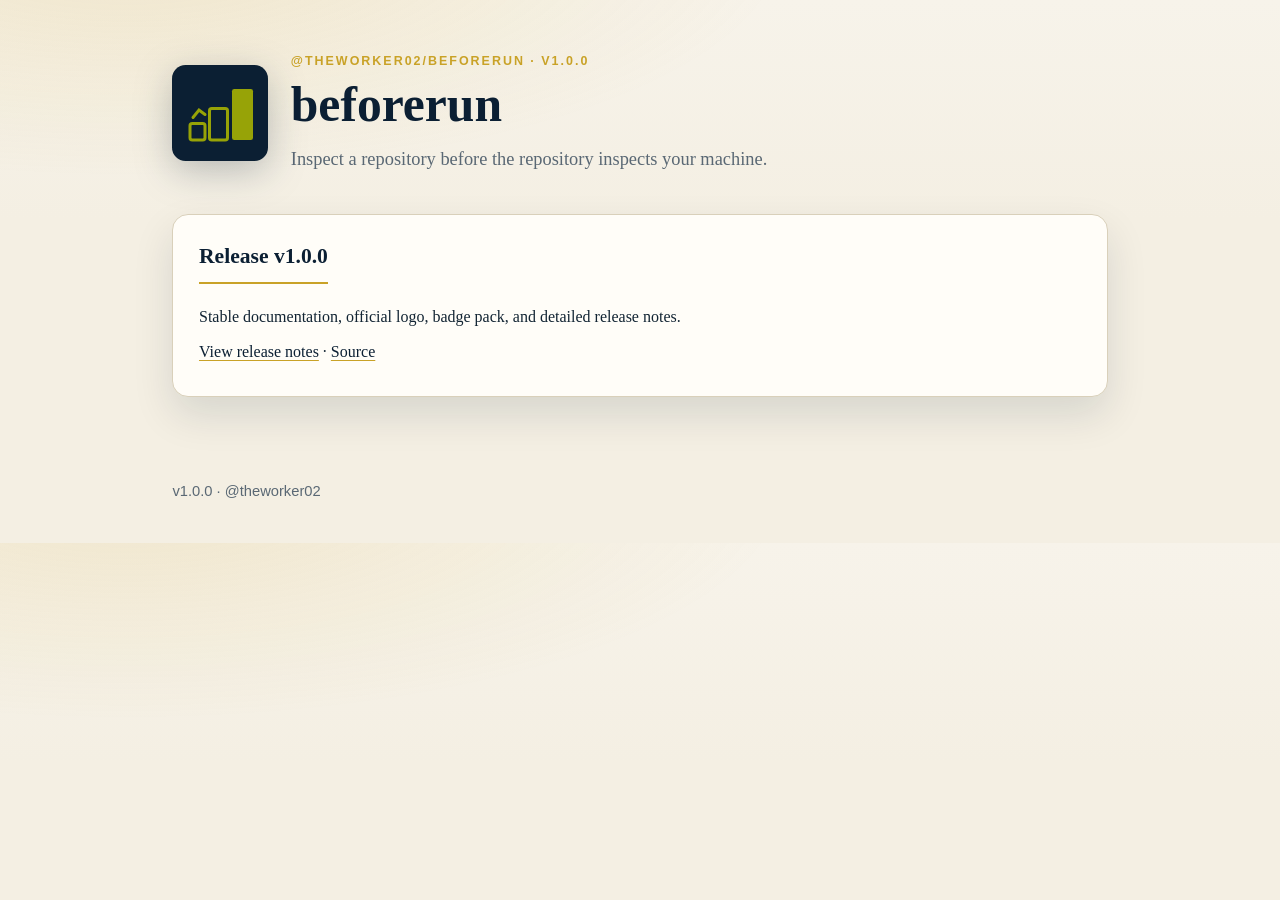
<file: docs/index.html>
<!DOCTYPE html>
<html lang="en"><head>
<meta charset="utf-8"><meta name="viewport" content="width=device-width, initial-scale=1">
<title>beforerun · v1.0.0</title>
<link rel="stylesheet" href="styles.css">
<link rel="icon" href="logo.svg" type="image/svg+xml">
</head><body>
<header class="hero">
<img src="logo.svg" alt="beforerun official logo" width="96" height="96">
<div>
<p class="kicker sans">@theworker02/beforerun · v1.0.0</p>
<h1>beforerun</h1>
<p class="lede">Inspect a repository before the repository inspects your machine.</p>
</div>
</header>
<main class="wrap">
<section>
<h2>Release v1.0.0</h2>
<p>Stable documentation, official logo, badge pack, and detailed release notes.</p>
<p><a href="https://github.com/theworker02/beforerun/releases/tag/v1.0.0">View release notes</a> ·
<a href="https://github.com/theworker02/beforerun">Source</a></p>
</section>
</main>
<footer class="sans">v1.0.0 · @theworker02</footer>
</body></html>
</file>
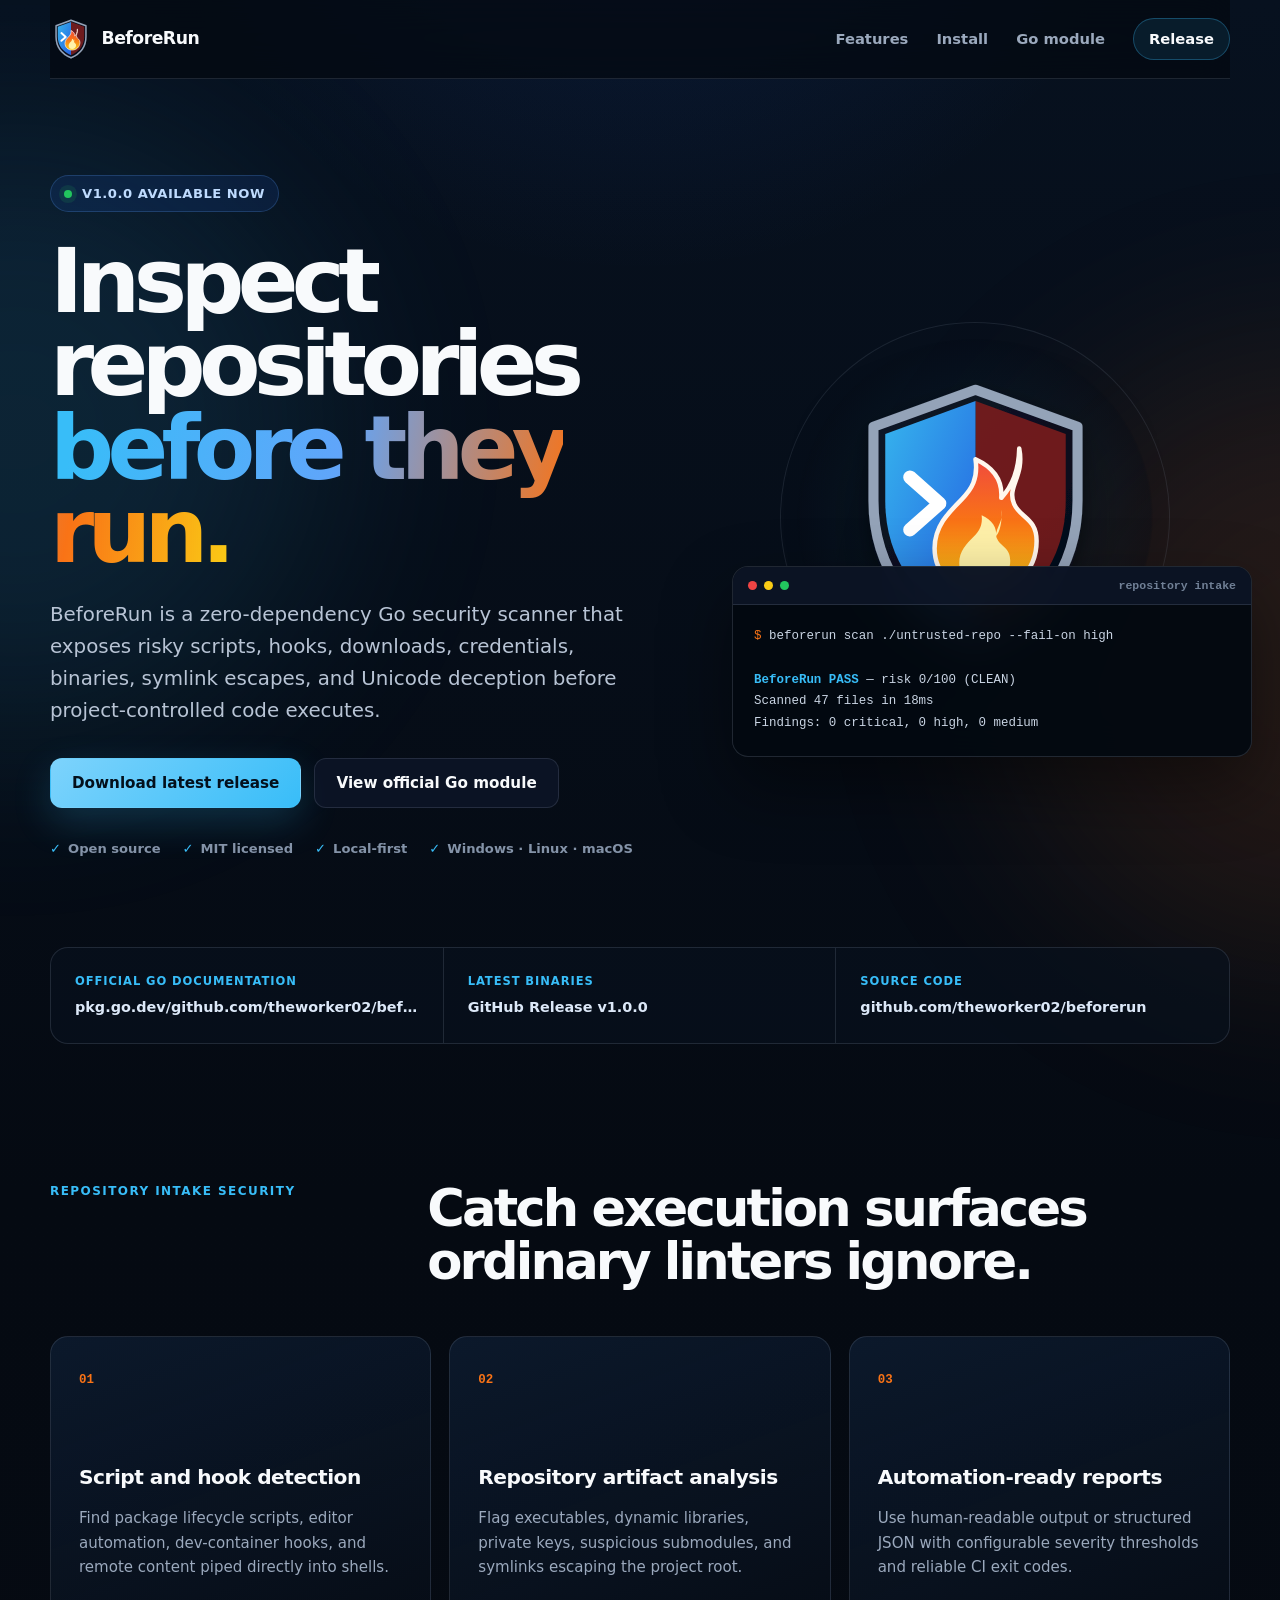
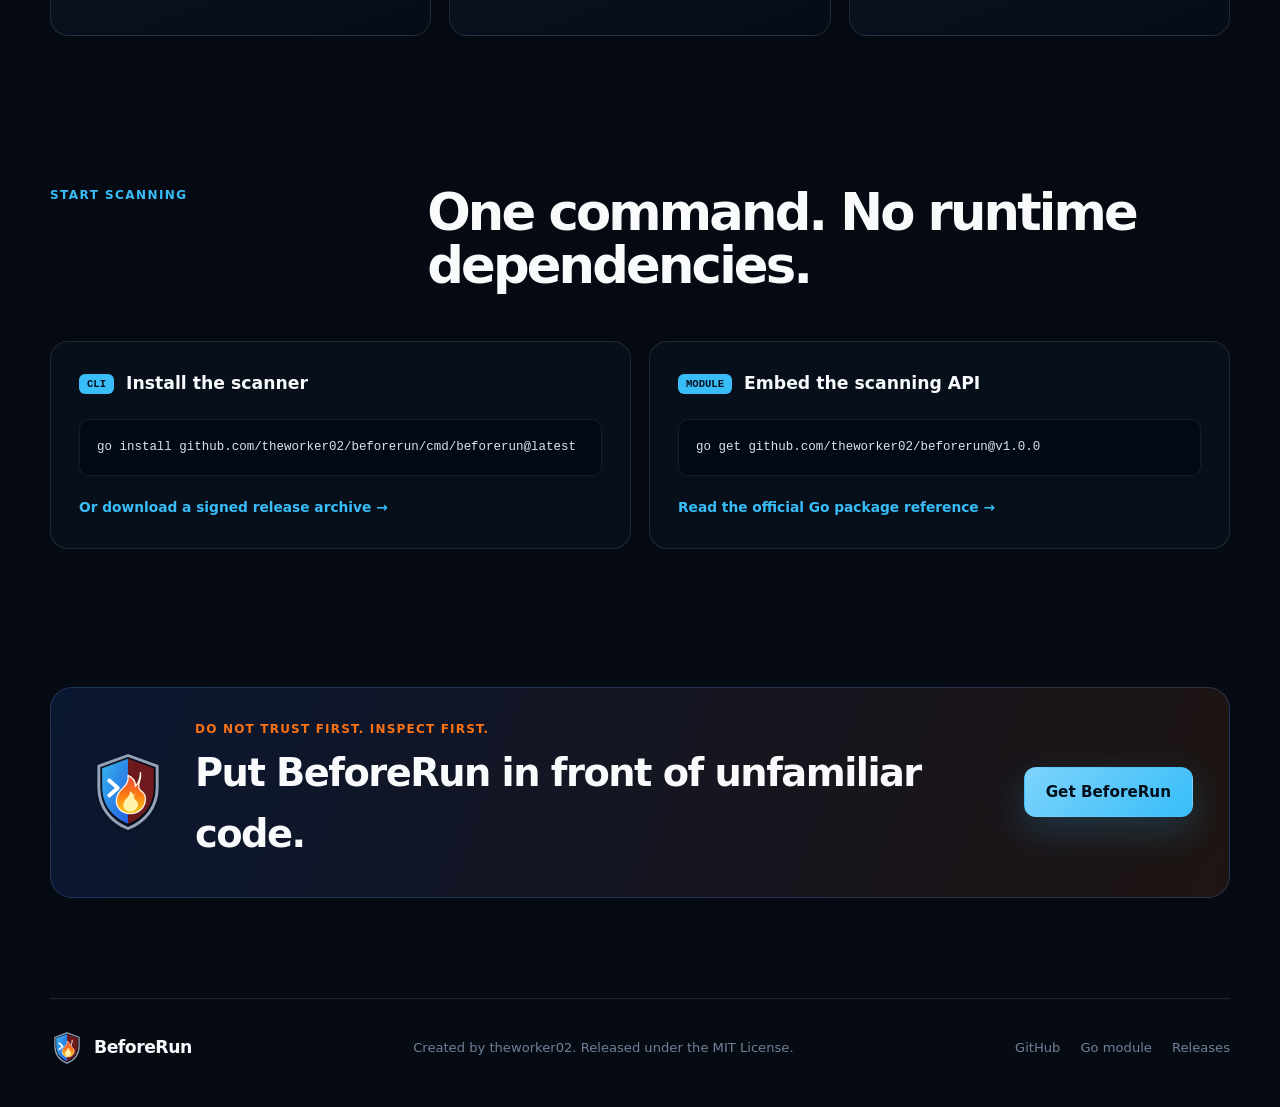
<file: site/index.html>
<!doctype html>
<html lang="en">
<head>
  <meta charset="utf-8">
  <meta name="viewport" content="width=device-width, initial-scale=1">
  <meta name="description" content="BeforeRun is a zero-dependency Go security scanner for inspecting untrusted repositories before execution.">
  <meta name="theme-color" content="#07111f">
  <meta property="og:title" content="BeforeRun — Inspect Before Execution">
  <meta property="og:description" content="Scan untrusted repositories before scripts, hooks, tasks, or binaries can run.">
  <meta property="og:type" content="website">
  <meta property="og:url" content="https://theworker02.github.io/beforerun/">
  <meta property="og:image" content="https://theworker02.github.io/beforerun/assets/beforerun-mark.svg">
  <link rel="canonical" href="https://theworker02.github.io/beforerun/">
  <link rel="icon" href="assets/beforerun-mark.svg" type="image/svg+xml">
  <link rel="stylesheet" href="styles.css">
  <title>BeforeRun — Inspect Before Execution</title>
</head>
<body>
  <div class="ambient ambient-one" aria-hidden="true"></div>
  <div class="ambient ambient-two" aria-hidden="true"></div>

  <header class="site-header">
    <a class="brand" href="#top" aria-label="BeforeRun home">
      <img src="assets/beforerun-mark.svg" alt="" width="42" height="42">
      <span>BeforeRun</span>
    </a>
    <nav aria-label="Primary navigation">
      <a href="#features">Features</a>
      <a href="#install">Install</a>
      <a href="https://pkg.go.dev/github.com/theworker02/beforerun">Go module</a>
      <a class="nav-cta" href="https://github.com/theworker02/beforerun/releases/latest">Release</a>
    </nav>
  </header>

  <main id="top">
    <section class="hero">
      <div class="hero-copy">
        <a class="eyebrow" href="https://github.com/theworker02/beforerun/releases/latest">
          <span class="status-dot"></span>
          v1.0.0 available now
        </a>
        <h1>Inspect repositories<br><span>before they run.</span></h1>
        <p class="hero-lead">BeforeRun is a zero-dependency Go security scanner that exposes risky scripts, hooks, downloads, credentials, binaries, symlink escapes, and Unicode deception before project-controlled code executes.</p>
        <div class="actions">
          <a class="button button-primary" href="https://github.com/theworker02/beforerun/releases/latest">Download latest release</a>
          <a class="button button-secondary" href="https://pkg.go.dev/github.com/theworker02/beforerun">View official Go module</a>
        </div>
        <div class="trust-row" aria-label="Project attributes">
          <span>Open source</span>
          <span>MIT licensed</span>
          <span>Local-first</span>
          <span>Windows · Linux · macOS</span>
        </div>
      </div>

      <div class="hero-visual" aria-label="BeforeRun command example">
        <div class="mark-shell">
          <img src="assets/beforerun-mark.svg" alt="BeforeRun shield with terminal prompt and controlled flame">
        </div>
        <div class="terminal">
          <div class="terminal-bar">
            <span></span><span></span><span></span>
            <strong>repository intake</strong>
          </div>
          <pre><code><span class="prompt">$</span> beforerun scan ./untrusted-repo --fail-on high

<span class="blue">BeforeRun PASS</span> — risk 0/100 (CLEAN)
Scanned 47 files in 18ms
Findings: 0 critical, 0 high, 0 medium</code></pre>
        </div>
      </div>
    </section>

    <section class="link-strip" aria-label="Official project destinations">
      <a href="https://pkg.go.dev/github.com/theworker02/beforerun">
        <span class="link-label">Official Go documentation</span>
        <strong>pkg.go.dev/github.com/theworker02/beforerun</strong>
      </a>
      <a href="https://github.com/theworker02/beforerun/releases/latest">
        <span class="link-label">Latest binaries</span>
        <strong>GitHub Release v1.0.0</strong>
      </a>
      <a href="https://github.com/theworker02/beforerun">
        <span class="link-label">Source code</span>
        <strong>github.com/theworker02/beforerun</strong>
      </a>
    </section>

    <section class="section" id="features">
      <div class="section-heading">
        <p>Repository intake security</p>
        <h2>Catch execution surfaces ordinary linters ignore.</h2>
      </div>
      <div class="feature-grid">
        <article>
          <span class="feature-number">01</span>
          <h3>Script and hook detection</h3>
          <p>Find package lifecycle scripts, editor automation, dev-container hooks, and remote content piped directly into shells.</p>
        </article>
        <article>
          <span class="feature-number">02</span>
          <h3>Repository artifact analysis</h3>
          <p>Flag executables, dynamic libraries, private keys, suspicious submodules, and symlinks escaping the project root.</p>
        </article>
        <article>
          <span class="feature-number">03</span>
          <h3>Automation-ready reports</h3>
          <p>Use human-readable output or structured JSON with configurable severity thresholds and reliable CI exit codes.</p>
        </article>
      </div>
    </section>

    <section class="section install-section" id="install">
      <div class="section-heading">
        <p>Start scanning</p>
        <h2>One command. No runtime dependencies.</h2>
      </div>
      <div class="install-grid">
        <div class="install-card">
          <div class="install-title"><span>CLI</span><strong>Install the scanner</strong></div>
          <pre><code>go install github.com/theworker02/beforerun/cmd/beforerun@latest</code></pre>
          <a href="https://github.com/theworker02/beforerun/releases/latest">Or download a signed release archive →</a>
        </div>
        <div class="install-card">
          <div class="install-title"><span>MODULE</span><strong>Embed the scanning API</strong></div>
          <pre><code>go get github.com/theworker02/beforerun@v1.0.0</code></pre>
          <a href="https://pkg.go.dev/github.com/theworker02/beforerun">Read the official Go package reference →</a>
        </div>
      </div>
    </section>

    <section class="final-cta">
      <img src="assets/beforerun-mark.svg" alt="" width="82" height="82">
      <div>
        <p>Do not trust first. Inspect first.</p>
        <h2>Put BeforeRun in front of unfamiliar code.</h2>
      </div>
      <a class="button button-primary" href="https://github.com/theworker02/beforerun/releases/latest">Get BeforeRun</a>
    </section>
  </main>

  <footer>
    <div class="brand footer-brand">
      <img src="assets/beforerun-mark.svg" alt="" width="34" height="34">
      <span>BeforeRun</span>
    </div>
    <p>Created by <a href="https://github.com/theworker02">theworker02</a>. Released under the MIT License.</p>
    <div class="footer-links">
      <a href="https://github.com/theworker02/beforerun">GitHub</a>
      <a href="https://pkg.go.dev/github.com/theworker02/beforerun">Go module</a>
      <a href="https://github.com/theworker02/beforerun/releases/latest">Releases</a>
    </div>
  </footer>
</body>
</html>
</file>
<file: docs/styles.css>
:root {
  --navy: #0B1F33;
  --navy-2: #14324d;
  --gold: #C9A227;
  --gold-soft: #e6d08a;
  --paper: #f4efe3;
  --card: #fffdf8;
  --ink: #122433;
  --muted: #5a6874;
  --line: #d9d0ba;
  --code-bg: #0B1F33;
  --code-fg: #f4efe3;
  --shadow: 0 18px 40px rgba(11, 31, 51, 0.12);
}

* { box-sizing: border-box; }

html {
  scroll-behavior: smooth;
}

body {
  margin: 0;
  color: var(--ink);
  background:
    radial-gradient(1200px 420px at 10% -10%, rgba(201, 162, 39, 0.16), transparent 55%),
    linear-gradient(180deg, #f7f3ea 0%, var(--paper) 220px);
  font-family: "Iowan Old Style", "Palatino Linotype", Palatino, "Times New Roman", serif;
  line-height: 1.65;
}

.sans, nav, table, .btn, .kicker, footer {
  font-family: "Segoe UI", "Helvetica Neue", Arial, sans-serif;
}

a {
  color: var(--navy);
  text-decoration-color: var(--gold);
  text-underline-offset: 0.18em;
}

a:hover { color: #081524; }

.nav {
  position: sticky;
  top: 0;
  z-index: 20;
  display: flex;
  align-items: center;
  justify-content: space-between;
  gap: 1rem;
  padding: 0.7rem 1.4rem;
  background: rgba(11, 31, 51, 0.96);
  color: #fff;
  border-bottom: 3px solid var(--gold);
  backdrop-filter: blur(8px);
}

.nav a { color: #fff; text-decoration: none; }
.nav .links { display: flex; gap: 1.1rem; font-size: 0.92rem; letter-spacing: 0.02em; }
.nav .links a:hover { color: var(--gold-soft); }
.nav .brand-lockup {
  display: flex;
  align-items: center;
  gap: 0.65rem;
  font-weight: 650;
  letter-spacing: 0.04em;
}
.nav img { width: 32px; height: 32px; }

.hero {
  max-width: 980px;
  margin: 0 auto;
  padding: 3.2rem 1.4rem 1.4rem;
  display: grid;
  grid-template-columns: 96px 1fr;
  gap: 1.4rem;
  align-items: center;
}

.hero img {
  width: 96px;
  height: 96px;
  filter: drop-shadow(0 10px 18px rgba(11, 31, 51, 0.25));
}

.kicker {
  margin: 0 0 0.35rem;
  color: var(--gold);
  font-size: 0.78rem;
  letter-spacing: 0.16em;
  text-transform: uppercase;
  font-weight: 700;
}

h1 {
  margin: 0;
  font-size: clamp(2rem, 4vw, 3.1rem);
  line-height: 1.12;
  color: var(--navy);
}

.lede {
  margin: 0.7rem 0 0;
  max-width: 62ch;
  font-size: 1.15rem;
  color: var(--muted);
}

.badges { display: flex; flex-wrap: wrap; gap: 0.45rem; margin-top: 1rem; }
.badge {
  display: inline-block;
  padding: 0.18rem 0.55rem;
  border: 1px solid var(--gold);
  color: var(--navy);
  background: rgba(201, 162, 39, 0.12);
  font-size: 0.75rem;
  letter-spacing: 0.04em;
  border-radius: 999px;
}

.wrap {
  max-width: 980px;
  margin: 0 auto;
  padding: 0 1.4rem 4rem;
}

section {
  background: var(--card);
  border: 1px solid var(--line);
  border-radius: 16px;
  padding: 1.5rem 1.6rem 1.35rem;
  margin: 1.1rem 0;
  box-shadow: var(--shadow);
}

h2 {
  margin: 0 0 0.7rem;
  color: var(--navy);
  font-size: 1.35rem;
  padding-bottom: 0.45rem;
  border-bottom: 2px solid var(--gold);
  display: inline-block;
}

h3 { color: var(--navy-2); margin: 1.1rem 0 0.4rem; }

p { margin: 0.55rem 0; }

ul, ol { margin: 0.4rem 0 0.7rem; padding-left: 1.2rem; }

pre, code, kbd {
  font-family: "Cascadia Code", Consolas, "Courier New", monospace;
}

code, kbd {
  background: #efe8d6;
  padding: 0.08em 0.38em;
  border-radius: 4px;
  font-size: 0.92em;
}

pre {
  background: var(--code-bg);
  color: var(--code-fg);
  padding: 1rem 1.1rem;
  overflow-x: auto;
  border-radius: 10px;
  border-left: 5px solid var(--gold);
  font-size: 0.9rem;
  line-height: 1.5;
}

pre code { background: transparent; color: inherit; padding: 0; }

table {
  width: 100%;
  border-collapse: collapse;
  margin: 0.7rem 0 0.2rem;
  font-size: 0.95rem;
}

th, td {
  text-align: left;
  padding: 0.55rem 0.6rem;
  border-bottom: 1px solid var(--line);
  vertical-align: top;
}

th {
  color: var(--navy);
  background: #f3ead3;
  font-weight: 700;
}

.callout {
  background: #0B1F33;
  color: #f7f3ea;
  border-radius: 12px;
  padding: 1rem 1.15rem;
  margin: 0.9rem 0 0.2rem;
}
.callout strong { color: var(--gold-soft); }

.grid-2 {
  display: grid;
  grid-template-columns: 1fr 1fr;
  gap: 1rem;
}

.ok { color: #1d6b3a; font-weight: 700; }
.fail { color: #9b2c2c; font-weight: 700; }

footer {
  max-width: 980px;
  margin: 0 auto;
  padding: 0 1.4rem 2.5rem;
  color: var(--muted);
  font-size: 0.92rem;
}

@media (max-width: 760px) {
  .hero, .grid-2 { grid-template-columns: 1fr; }
  .nav { flex-direction: column; align-items: flex-start; }
}
</file>
<file: site/styles.css>
:root {
  color-scheme: dark;
  --bg: #050a12;
  --panel: rgba(10, 20, 35, 0.76);
  --panel-strong: #0b1627;
  --line: rgba(148, 163, 184, 0.18);
  --text: #f8fafc;
  --muted: #9ba9bd;
  --blue: #38bdf8;
  --blue-deep: #2563eb;
  --orange: #f97316;
  --yellow: #facc15;
  --max: 1180px;
}

* { box-sizing: border-box; }

html { scroll-behavior: smooth; }

body {
  margin: 0;
  min-height: 100vh;
  overflow-x: hidden;
  color: var(--text);
  background:
    radial-gradient(circle at 50% -10%, rgba(37, 99, 235, 0.16), transparent 34rem),
    linear-gradient(180deg, #07111f 0%, var(--bg) 44%, #060b13 100%);
  font-family: Inter, ui-sans-serif, system-ui, -apple-system, BlinkMacSystemFont, "Segoe UI", sans-serif;
  line-height: 1.6;
}

a { color: inherit; text-decoration: none; }

a:focus-visible, button:focus-visible {
  outline: 3px solid var(--blue);
  outline-offset: 4px;
}

.ambient {
  position: fixed;
  z-index: -1;
  width: 38rem;
  height: 38rem;
  border-radius: 999px;
  filter: blur(110px);
  opacity: 0.12;
  pointer-events: none;
}

.ambient-one { top: 8rem; left: -18rem; background: var(--blue); }
.ambient-two { top: 22rem; right: -21rem; background: var(--orange); }

.site-header {
  position: sticky;
  top: 0;
  z-index: 10;
  display: flex;
  align-items: center;
  justify-content: space-between;
  width: min(calc(100% - 40px), var(--max));
  margin: 0 auto;
  padding: 18px 0;
  background: rgba(5, 10, 18, 0.76);
  border-bottom: 1px solid var(--line);
  backdrop-filter: blur(18px);
}

.brand { display: inline-flex; align-items: center; gap: 10px; font-size: 1.08rem; font-weight: 780; letter-spacing: -0.03em; }
.brand img { display: block; }

nav { display: flex; align-items: center; gap: 28px; color: var(--muted); font-size: 0.92rem; font-weight: 620; }
nav a { transition: color 160ms ease, background 160ms ease; }
nav a:hover { color: var(--text); }
.nav-cta { padding: 8px 15px; color: var(--text); background: rgba(56, 189, 248, 0.1); border: 1px solid rgba(56, 189, 248, 0.3); border-radius: 999px; }

main { width: min(calc(100% - 40px), var(--max)); margin: 0 auto; }

.hero {
  display: grid;
  grid-template-columns: minmax(0, 1.08fr) minmax(380px, 0.92fr);
  align-items: center;
  gap: 72px;
  min-height: 760px;
  padding: 96px 0 88px;
}

.eyebrow {
  display: inline-flex;
  align-items: center;
  gap: 10px;
  margin-bottom: 28px;
  padding: 7px 13px;
  color: #bfdbfe;
  background: rgba(37, 99, 235, 0.12);
  border: 1px solid rgba(96, 165, 250, 0.22);
  border-radius: 999px;
  font-size: 0.82rem;
  font-weight: 700;
  letter-spacing: 0.04em;
  text-transform: uppercase;
}

.status-dot { width: 8px; height: 8px; border-radius: 50%; background: #22c55e; box-shadow: 0 0 0 5px rgba(34, 197, 94, 0.12); }

h1, h2, h3, p { margin-top: 0; }

h1 {
  margin-bottom: 26px;
  font-size: clamp(3.4rem, 7vw, 6.6rem);
  line-height: 0.93;
  letter-spacing: -0.075em;
  font-weight: 860;
}

h1 span {
  color: transparent;
  background: linear-gradient(100deg, var(--blue) 4%, #60a5fa 42%, var(--orange) 76%, var(--yellow));
  -webkit-background-clip: text;
  background-clip: text;
}

.hero-lead { max-width: 680px; margin-bottom: 32px; color: #b8c4d5; font-size: clamp(1.05rem, 1.7vw, 1.24rem); }

.actions { display: flex; flex-wrap: wrap; gap: 13px; margin-bottom: 30px; }

.button {
  display: inline-flex;
  align-items: center;
  justify-content: center;
  min-height: 50px;
  padding: 0 21px;
  border: 1px solid transparent;
  border-radius: 12px;
  font-size: 0.95rem;
  font-weight: 750;
  transition: transform 150ms ease, border-color 150ms ease, background 150ms ease;
}
.button:hover { transform: translateY(-2px); }
.button-primary { color: #03101c; background: linear-gradient(135deg, #7dd3fc, var(--blue)); box-shadow: 0 14px 38px rgba(56, 189, 248, 0.2); }
.button-secondary { background: rgba(15, 23, 42, 0.72); border-color: var(--line); }
.button-secondary:hover { border-color: rgba(148, 163, 184, 0.42); }

.trust-row { display: flex; flex-wrap: wrap; gap: 12px 22px; color: #8493a8; font-size: 0.82rem; font-weight: 650; }
.trust-row span::before { content: "✓"; margin-right: 7px; color: var(--blue); }

.hero-visual { position: relative; min-height: 520px; display: grid; place-items: center; }
.mark-shell {
  width: min(78%, 390px);
  aspect-ratio: 1;
  display: grid;
  place-items: center;
  border: 1px solid rgba(148, 163, 184, 0.14);
  border-radius: 50%;
  background: radial-gradient(circle, rgba(56, 189, 248, 0.11), rgba(8, 15, 26, 0.3) 64%, transparent 65%);
}
.mark-shell img { width: 74%; filter: drop-shadow(0 30px 38px rgba(0, 0, 0, 0.45)); }

.terminal {
  position: absolute;
  right: -22px;
  bottom: 20px;
  width: min(105%, 520px);
  overflow: hidden;
  background: rgba(3, 9, 17, 0.93);
  border: 1px solid rgba(148, 163, 184, 0.2);
  border-radius: 16px;
  box-shadow: 0 30px 70px rgba(0, 0, 0, 0.45);
  backdrop-filter: blur(18px);
}
.terminal-bar { display: flex; align-items: center; gap: 7px; padding: 12px 15px; border-bottom: 1px solid var(--line); background: rgba(15, 23, 42, 0.78); }
.terminal-bar span { width: 9px; height: 9px; border-radius: 50%; background: #ef4444; }
.terminal-bar span:nth-child(2) { background: #facc15; }
.terminal-bar span:nth-child(3) { background: #22c55e; }
.terminal-bar strong { margin-left: auto; color: #718096; font: 600 0.72rem ui-monospace, SFMono-Regular, Menlo, monospace; }
pre { margin: 0; overflow-x: auto; }
.terminal pre { padding: 21px; color: #cad5e4; font: 500 0.78rem/1.75 ui-monospace, SFMono-Regular, Menlo, Consolas, monospace; }
.prompt { color: var(--orange); }
.blue { color: var(--blue); font-weight: 700; }

.link-strip {
  display: grid;
  grid-template-columns: repeat(3, 1fr);
  margin-bottom: 138px;
  border: 1px solid var(--line);
  border-radius: 18px;
  background: rgba(9, 18, 31, 0.64);
  overflow: hidden;
}
.link-strip a { min-width: 0; padding: 24px; border-right: 1px solid var(--line); transition: background 160ms ease; }
.link-strip a:last-child { border-right: 0; }
.link-strip a:hover { background: rgba(56, 189, 248, 0.06); }
.link-strip strong { display: block; overflow: hidden; color: #dce8f8; font-size: 0.9rem; text-overflow: ellipsis; white-space: nowrap; }
.link-label { display: block; margin-bottom: 5px; color: var(--blue); font-size: 0.72rem; font-weight: 740; letter-spacing: 0.08em; text-transform: uppercase; }

.section { padding: 0 0 138px; }
.section-heading { display: grid; grid-template-columns: 0.42fr 1fr; gap: 40px; align-items: start; margin-bottom: 48px; }
.section-heading p { color: var(--blue); font-size: 0.75rem; font-weight: 760; letter-spacing: 0.12em; text-transform: uppercase; }
.section-heading h2 { max-width: 780px; margin-bottom: 0; font-size: clamp(2.1rem, 4vw, 4rem); line-height: 1.04; letter-spacing: -0.055em; }

.feature-grid { display: grid; grid-template-columns: repeat(3, 1fr); gap: 18px; }
.feature-grid article { min-height: 300px; padding: 28px; background: linear-gradient(160deg, rgba(13, 27, 47, 0.88), rgba(7, 14, 24, 0.72)); border: 1px solid var(--line); border-radius: 18px; }
.feature-number { display: inline-block; margin-bottom: 74px; color: var(--orange); font: 700 0.78rem ui-monospace, SFMono-Regular, Menlo, monospace; }
.feature-grid h3 { margin-bottom: 13px; font-size: 1.26rem; letter-spacing: -0.025em; }
.feature-grid p { margin-bottom: 0; color: var(--muted); font-size: 0.94rem; }

.install-section { padding-top: 12px; }
.install-grid { display: grid; grid-template-columns: repeat(2, 1fr); gap: 18px; }
.install-card { padding: 28px; background: rgba(9, 18, 31, 0.7); border: 1px solid var(--line); border-radius: 18px; }
.install-title { display: flex; align-items: center; gap: 12px; margin-bottom: 22px; }
.install-title span { padding: 4px 8px; color: #03101c; background: var(--blue); border-radius: 6px; font: 800 0.66rem ui-monospace, monospace; }
.install-title strong { font-size: 1.08rem; }
.install-card pre { margin-bottom: 18px; padding: 17px; background: #030912; border: 1px solid rgba(148, 163, 184, 0.12); border-radius: 10px; color: #d8e4f4; font: 500 0.78rem/1.65 ui-monospace, SFMono-Regular, Menlo, monospace; }
.install-card a { color: var(--blue); font-size: 0.86rem; font-weight: 680; }

.final-cta { display: grid; grid-template-columns: auto 1fr auto; align-items: center; gap: 26px; margin-bottom: 100px; padding: 32px 36px; background: linear-gradient(110deg, rgba(37, 99, 235, 0.14), rgba(249, 115, 22, 0.1)); border: 1px solid rgba(96, 165, 250, 0.22); border-radius: 22px; }
.final-cta p { margin-bottom: 3px; color: var(--orange); font-size: 0.75rem; font-weight: 760; letter-spacing: 0.1em; text-transform: uppercase; }
.final-cta h2 { margin-bottom: 0; font-size: clamp(1.45rem, 3vw, 2.45rem); letter-spacing: -0.04em; }

footer { display: grid; grid-template-columns: auto 1fr auto; align-items: center; gap: 30px; width: min(calc(100% - 40px), var(--max)); margin: 0 auto; padding: 32px 0 42px; color: #718096; border-top: 1px solid var(--line); font-size: 0.82rem; }
footer p { margin: 0; text-align: center; }
footer a:hover { color: var(--text); }
.footer-links { display: flex; gap: 20px; }
.footer-brand { color: var(--text); }

@media (max-width: 980px) {
  .hero { grid-template-columns: 1fr; gap: 24px; padding-top: 74px; }
  .hero-copy { max-width: 800px; }
  .hero-visual { min-height: 560px; }
  .terminal { right: 3%; }
  .link-strip { grid-template-columns: 1fr; }
  .link-strip a { border-right: 0; border-bottom: 1px solid var(--line); }
  .link-strip a:last-child { border-bottom: 0; }
  .section-heading { grid-template-columns: 1fr; gap: 10px; }
}

@media (max-width: 760px) {
  .site-header { width: min(calc(100% - 28px), var(--max)); }
  nav a:not(.nav-cta) { display: none; }
  main, footer { width: min(calc(100% - 28px), var(--max)); }
  .hero { min-height: auto; padding: 68px 0 78px; }
  h1 { font-size: clamp(3rem, 17vw, 5rem); }
  .hero-visual { min-height: 440px; }
  .terminal { right: 0; bottom: 0; width: 100%; }
  .feature-grid, .install-grid { grid-template-columns: 1fr; }
  .feature-number { margin-bottom: 42px; }
  .final-cta { grid-template-columns: 1fr; padding: 28px; }
  .final-cta img { width: 64px; height: 64px; }
  footer { grid-template-columns: 1fr; text-align: center; }
  footer p { text-align: center; }
  .footer-brand, .footer-links { justify-content: center; }
}

@media (prefers-reduced-motion: reduce) {
  html { scroll-behavior: auto; }
  *, *::before, *::after { transition-duration: 0.01ms !important; }
}
</file>
